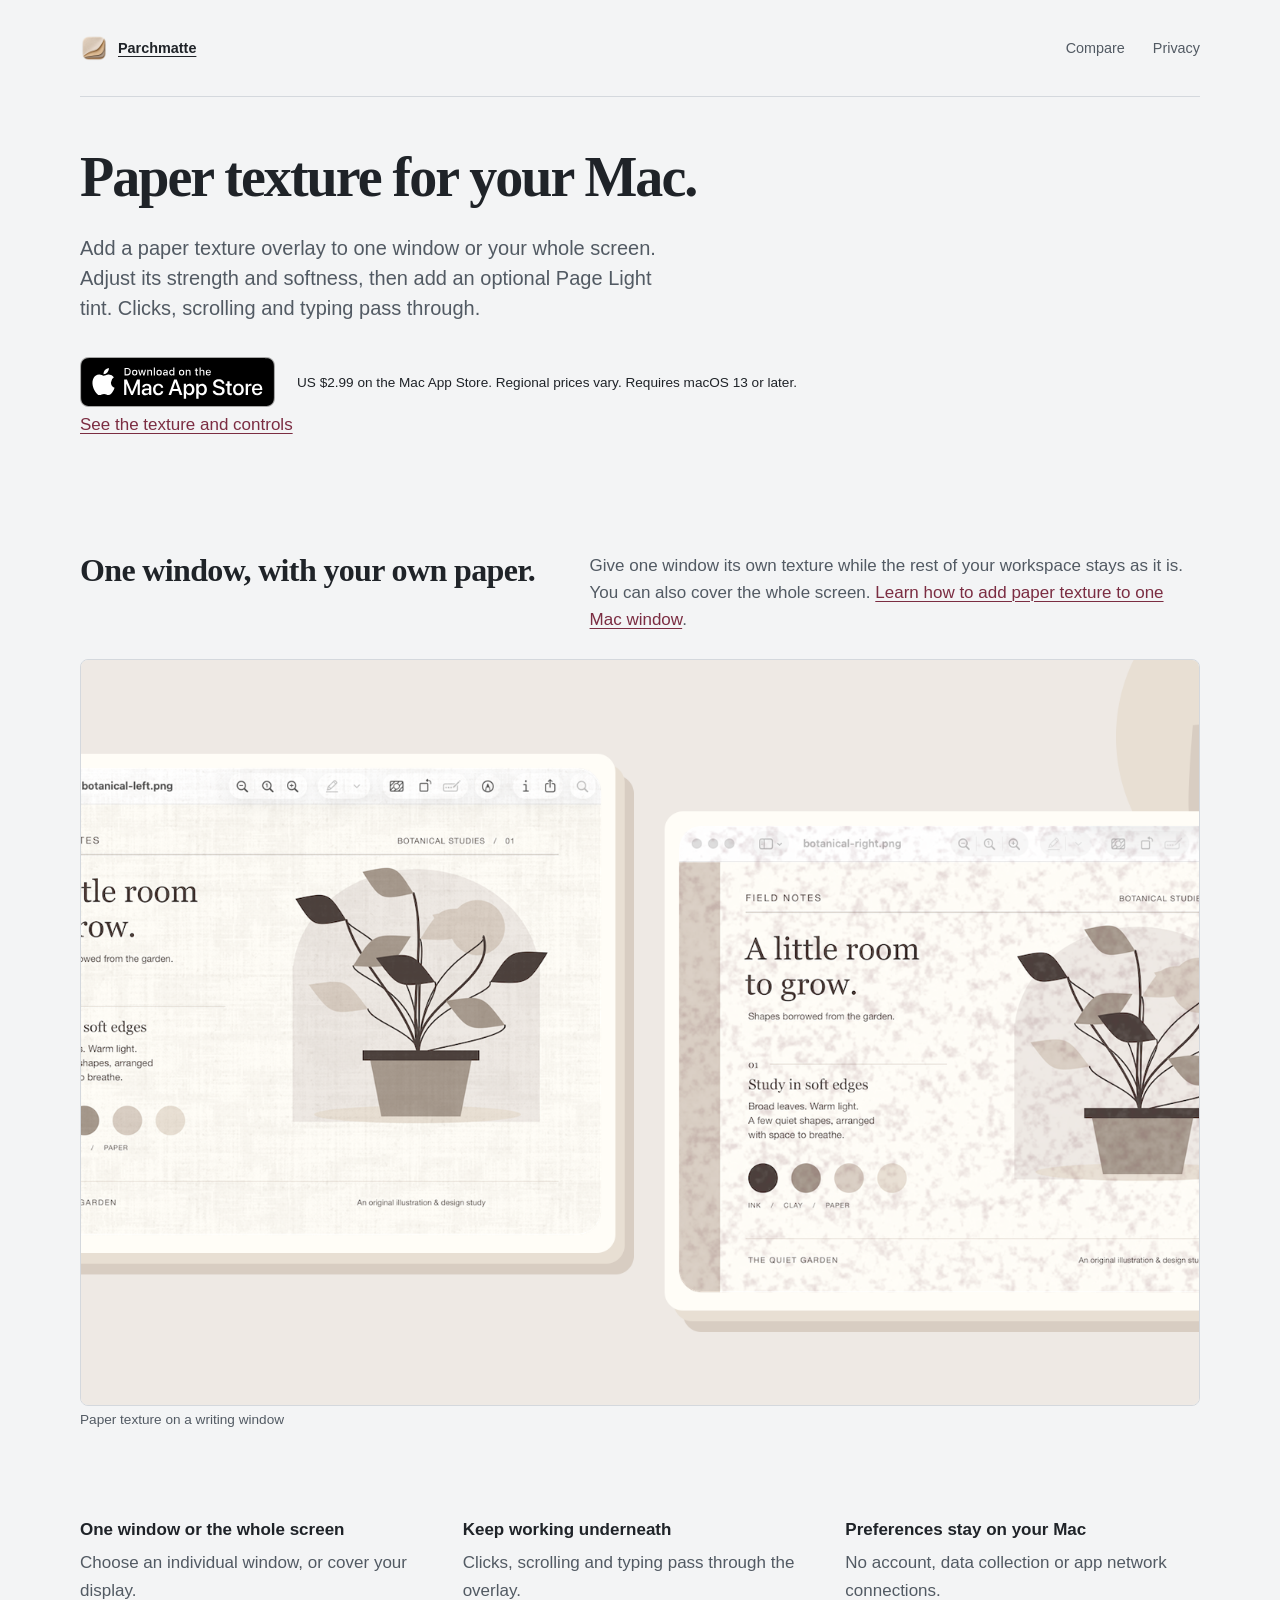
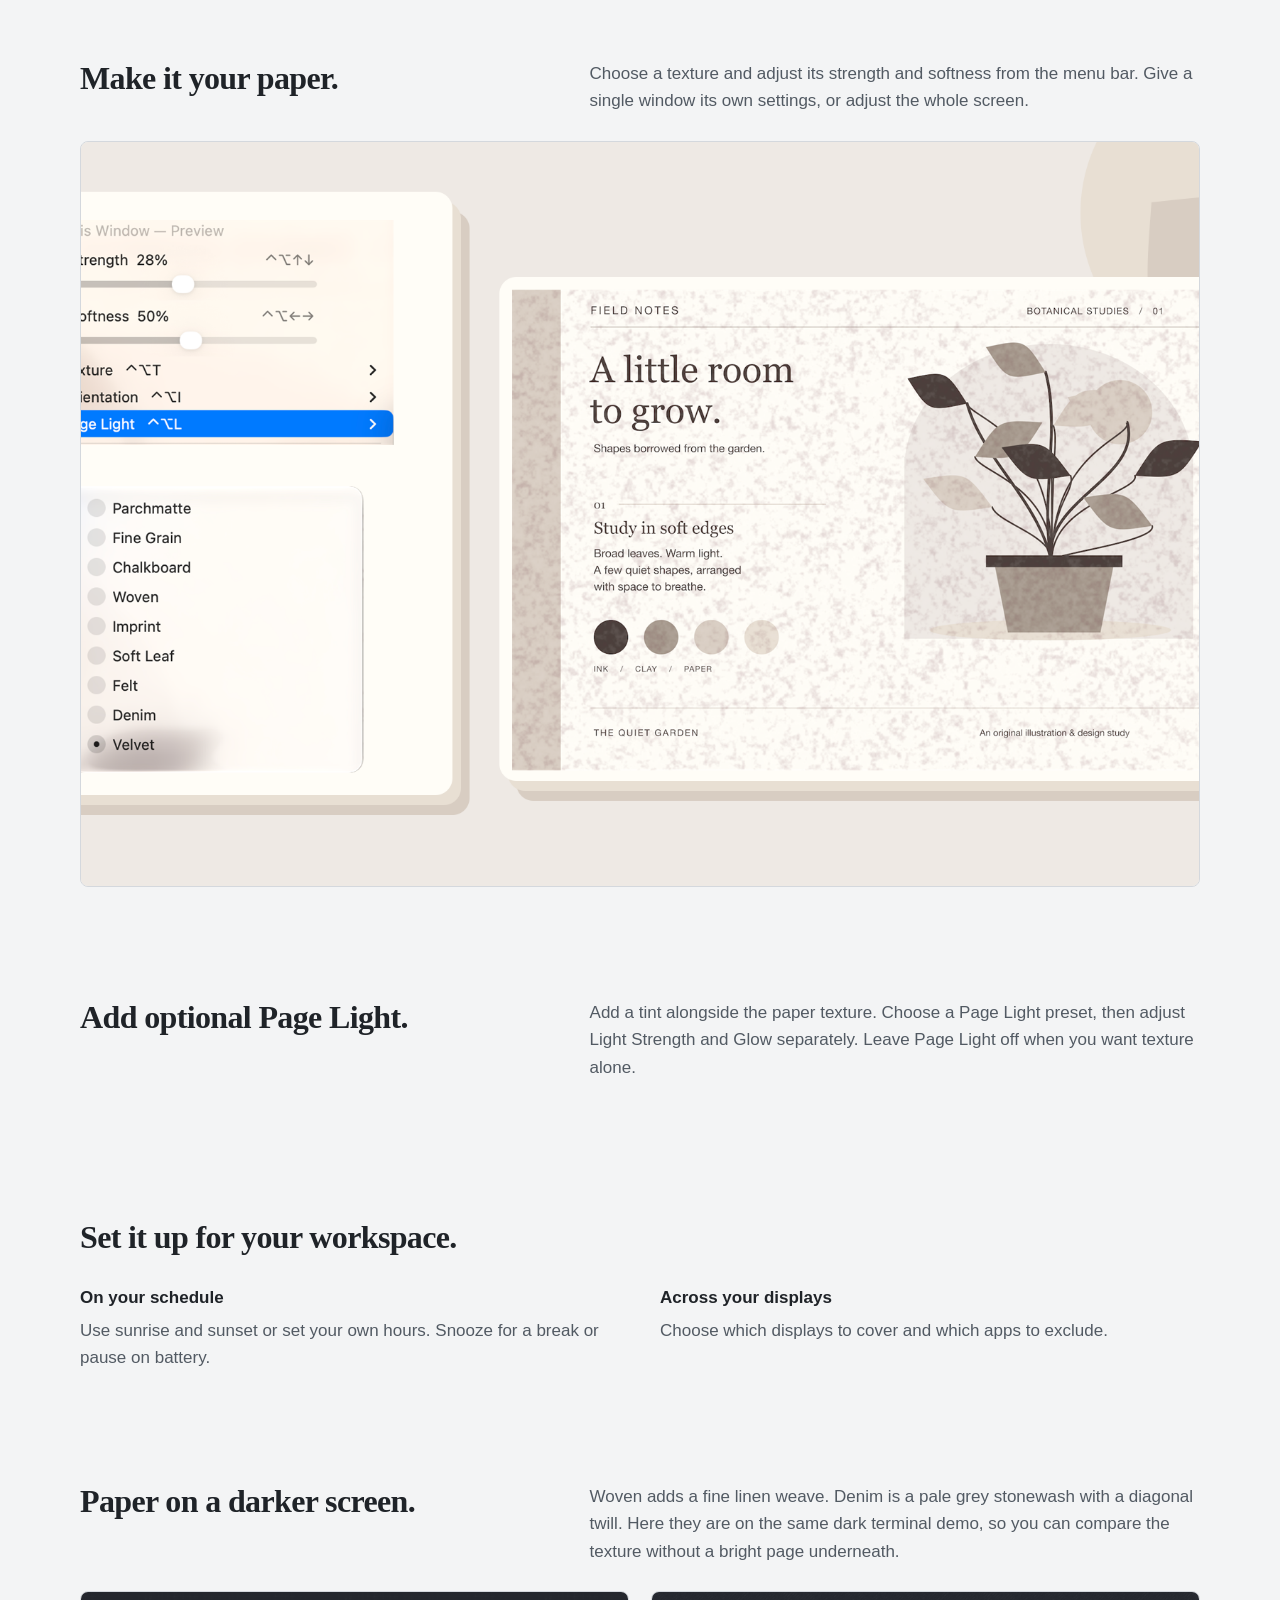
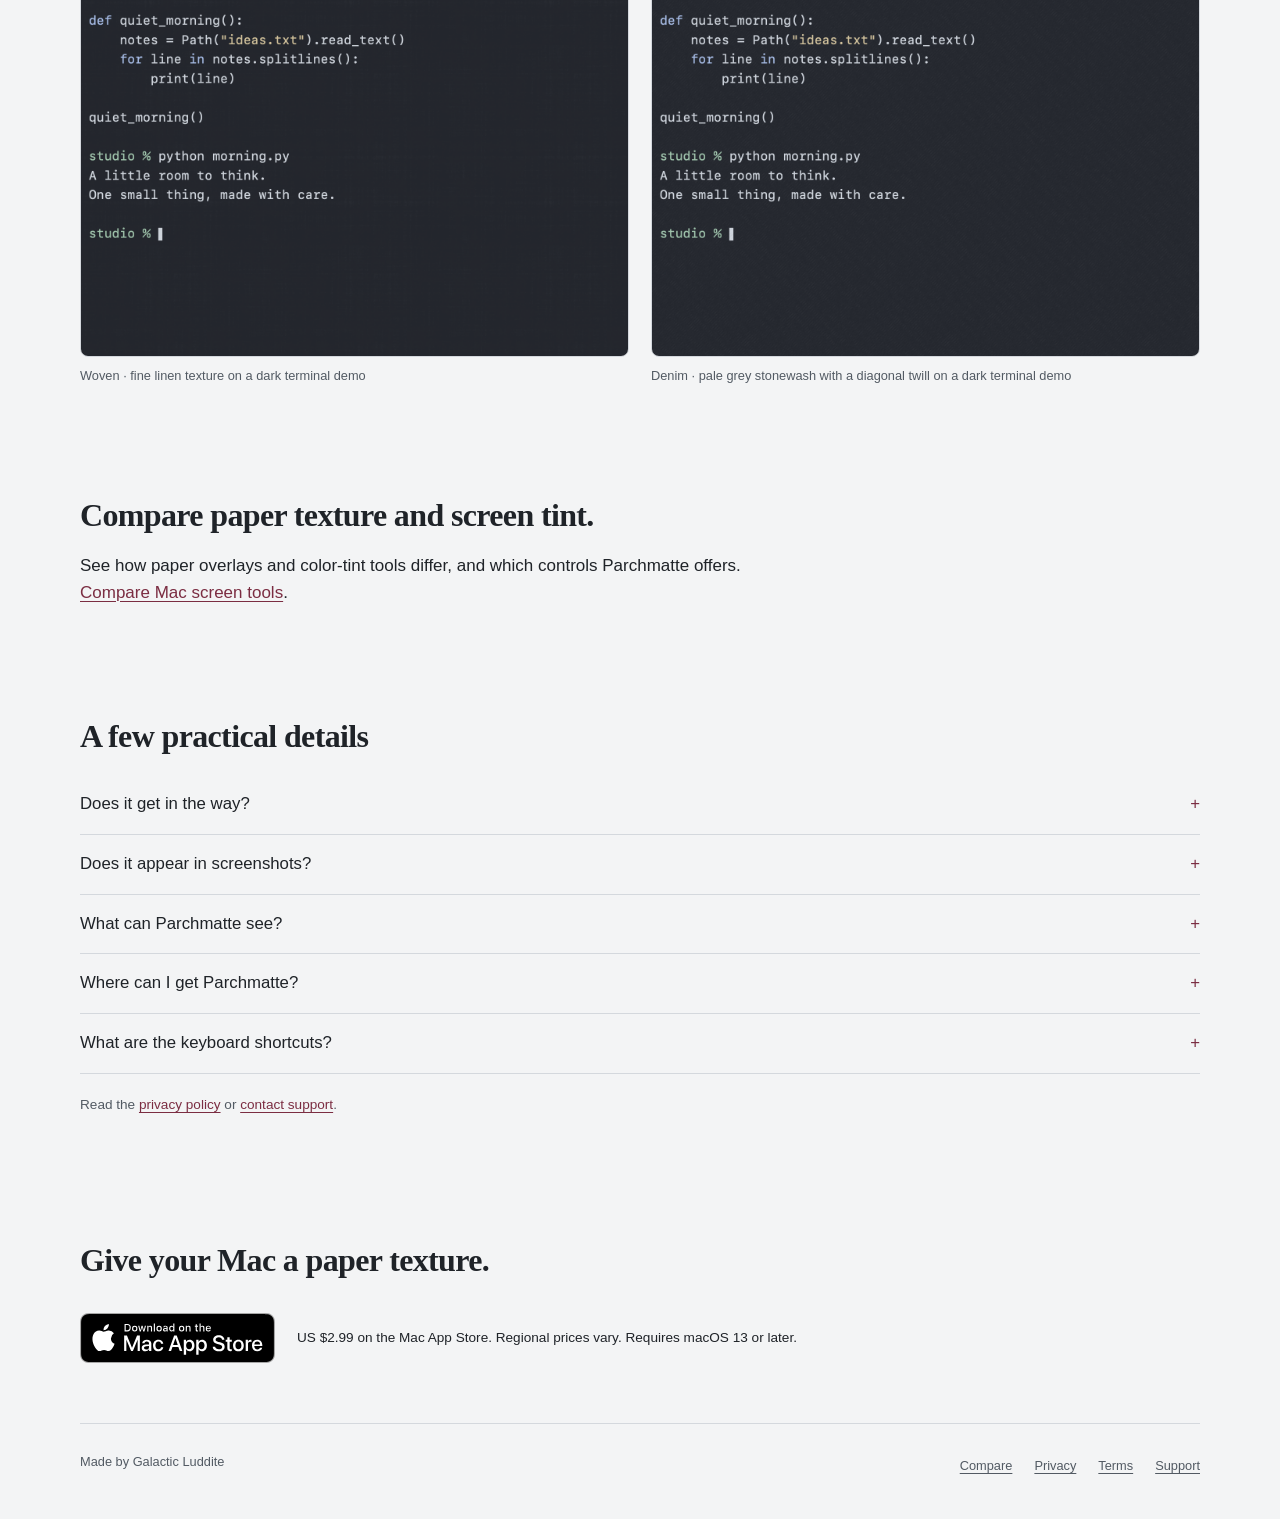
<file: index.html>
<!doctype html>
<html lang="en">
<head>
  <meta charset="utf-8">
  <meta name="viewport" content="width=device-width, initial-scale=1">
  <title>Parchmatte: Paper Texture Overlay for Mac</title>
  <meta name="description" content="Add paper texture to one window or your whole Mac screen. Adjust the grain and optional Page Light tint. On the Mac App Store. Requires macOS 13+.">
  <meta name="apple-itunes-app" content="app-id=6815385110">
  <link rel="canonical" href="https://parchmatte.com/">
  <link rel="icon" href="/favicon.png" sizes="32x32" type="image/png">
  <link rel="icon" href="/icon.png" sizes="1024x1024" type="image/png">
  <link rel="apple-touch-icon" href="/icon.png" sizes="1024x1024">
  <link rel="stylesheet" href="/style.css">
  <meta property="og:type" content="website">
  <meta property="og:url" content="https://parchmatte.com/">
  <meta property="og:site_name" content="Parchmatte">
  <meta property="og:title" content="Parchmatte: Paper Texture Overlay for Mac">
  <meta property="og:description" content="Add paper texture to one window or your whole Mac screen. Adjust the grain and optional Page Light tint. On the Mac App Store. Requires macOS 13+.">
  <meta property="og:image" content="https://parchmatte.com/images/og.jpg">
  <meta name="twitter:card" content="summary_large_image">
  <meta name="twitter:title" content="Parchmatte: Paper Texture Overlay for Mac">
  <meta name="twitter:description" content="Add paper texture to one window or your whole Mac screen. Adjust the grain and optional Page Light tint. On the Mac App Store. Requires macOS 13+.">
  <meta name="twitter:image" content="https://parchmatte.com/images/og.jpg">
  <script type="application/ld+json">
{
  "@context": "https://schema.org",
  "@type": "SoftwareApplication",
  "name": "Parchmatte",
  "url": "https://parchmatte.com/",
  "description": "Paper texture for your Mac, over one window or the whole screen.",
  "applicationCategory": "UtilitiesApplication",
  "operatingSystem": "macOS 13 or later",
  "softwareVersion": "1.1",
  "image": "https://parchmatte.com/icon.png",
  "screenshot": "https://parchmatte.com/images/shots/01-overview.png",
  "author": {
    "@type": "Organization",
    "name": "Galactic Luddite"
  },
  "offers": [
    {
      "@type": "Offer",
      "name": "Mac App Store",
      "price": "2.99",
      "priceCurrency": "USD",
      "availability": "https://schema.org/InStock",
      "url": "https://apps.apple.com/us/app/parchmatte/id6815385110?mt=12"
    }
  ]
}
  </script>
  <script type="application/ld+json">
{
  "@context": "https://schema.org",
  "@type": "WebSite",
  "name": "Parchmatte",
  "url": "https://parchmatte.com/"
}
  </script>
</head>
<body>
  <a class="skip-link" href="#main">Skip to content</a>
  <header class="site-header wrap">
    <nav class="site-nav" aria-label="Site"><a href="/" aria-current="page"><img src="/icon.png" alt="" width="28" height="28">Parchmatte</a><a href="/compare/">Compare</a><a href="/privacy/">Privacy</a></nav>
  </header>
  <main id="main" class="wrap">
    <div class="intro">
      <h1>Paper texture for your Mac.</h1>
      <p class="lede">Add a paper texture overlay to one window or your whole screen. Adjust its strength and softness, then add an optional Page Light tint. Clicks, scrolling and typing pass through.</p>
      <div class="download">
        <a class="store-badge" href="https://apps.apple.com/us/app/parchmatte/id6815385110?mt=12"><picture><source srcset="/images/badges/mac-app-store-white.svg" media="(prefers-color-scheme: dark)"><img src="/images/badges/mac-app-store-black.svg" alt="Download on the Mac App Store" width="195" height="50"></picture></a>

        <p>US $2.99 on the Mac App Store. Regional prices vary. Requires macOS 13 or later.</p>
      </div>
      <p class="demo-link"><a href="#paper-in-use">See the texture and controls</a></p>
    </div>
    <section id="paper-in-use" aria-labelledby="paper-title">
      <div class="section-intro"><h2 id="paper-title">One window, with your own paper.</h2><p>Give one window its own texture while the rest of your workspace stays as it is. You can also cover the whole screen. <a href="/guides/paper-texture-on-mac/">Learn how to add paper texture to one Mac window</a>.</p></div>
    <figure class="hero-shot">
      <a href="/images/shots/01-overview.png"><img class="shot" src="/images/shots/01-overview.png" sizes="(max-width: 960px) calc(100vw - 40px), 920px" width="2880" height="1800" fetchpriority="high" alt="A TextEdit window of sample prose under Parchmatte’s Denim texture, a pale grey stonewash with a diagonal twill, over a cream desktop"></a>
      <figcaption>Paper texture on a writing window</figcaption>
    </figure>
    </section>

    <dl class="feature-notes proof-points">
      <div><dt>One window or the whole screen</dt><dd>Choose an individual window, or cover your display.</dd></div>
      <div><dt>Keep working underneath</dt><dd>Clicks, scrolling and typing pass through the overlay.</dd></div>
      <div><dt>Preferences stay on your Mac</dt><dd>No account, data collection or app network connections.</dd></div>
    </dl>

    <section class="product-section" aria-labelledby="texture-title">
      <div class="section-intro">
        <h2 id="texture-title">Make it your paper.</h2>
        <p>Choose a texture and adjust its strength and softness from the menu bar. Give a single window its own settings, or adjust the whole screen.</p>
      </div>
      <figure><img class="shot" src="/images/shots/02-menu.png" sizes="(max-width: 960px) calc(100vw - 40px), 920px" width="2880" height="1800" loading="lazy" alt="Parchmatte’s menu open over a writing page, with the Page Light submenu showing Off and six tints, three Glow levels, and the Light Strength slider"></figure>
    </section>

    <section class="product-section" aria-labelledby="light-title">
      <div class="section-intro"><h2 id="light-title">Add optional Page Light.</h2><p>Add a tint alongside the paper texture. Choose a Page Light preset, then adjust Light Strength and Glow separately. Leave Page Light off when you want texture alone.</p></div>
    </section>
    <section class="product-section" aria-labelledby="workspace-title">
      <h2 id="workspace-title">Set it up for your workspace.</h2>
      <dl class="feature-notes">
        <div><dt>On your schedule</dt><dd>Use sunrise and sunset or set your own hours. Snooze for a break or pause on battery.</dd></div>
        <div><dt>Across your displays</dt><dd>Choose which displays to cover and which apps to exclude.</dd></div>
      </dl>
    </section>

    <section class="product-section" aria-labelledby="dark-screen-title">
      <div class="section-intro">
        <h2 id="dark-screen-title">Paper on a darker screen.</h2>
        <p>Woven adds a fine linen weave. Denim is a pale grey stonewash with a diagonal twill. Here they are on the same dark terminal demo, so you can compare the texture without a bright page underneath.</p>
      </div>
      <div class="shot-grid">
        <figure>
          <a href="/images/shots/07-woven-terminal.png"><img class="shot" src="/images/shots/07-woven-terminal.png" width="700" height="650" loading="lazy" alt="Dark terminal demo with Parchmatte’s Woven linen texture applied; open full-size image"></a>
          <figcaption>Woven · fine linen texture on a dark terminal demo</figcaption>
        </figure>
        <figure>
          <a href="/images/shots/08-denim-terminal.png"><img class="shot" src="/images/shots/08-denim-terminal.png" width="700" height="650" loading="lazy" alt="Dark terminal demo with Parchmatte’s Denim texture applied; open full-size image"></a>
          <figcaption>Denim · pale grey stonewash with a diagonal twill on a dark terminal demo</figcaption>
        </figure>
      </div>
    </section>

    <section class="comparison-link">
      <h2>Compare paper texture and screen tint.</h2>
      <p>See how paper overlays and color-tint tools differ, and which controls Parchmatte offers. <a href="/compare/">Compare Mac screen tools</a>.</p>
    </section>

    <section aria-labelledby="questions-title">
      <h2 id="questions-title">A few practical details</h2>
      <div class="faq">
        <details><summary>Does it get in the way?</summary><p>Clicks, scrolling and typing pass through the overlay. You can exclude apps, snooze Parchmatte, or pause it on battery.</p></details>
        <details><summary>Does it appear in screenshots?</summary><p>By default, Parchmatte asks macOS to leave the overlay out of screenshots. Some capture tools may still include it.</p></details>
        <details><summary>What can Parchmatte see?</summary><p>Parchmatte reads window positions and sizes to place its overlays. It does not read window contents, window titles or your typing, collect personal data, or make network connections.</p></details>
        <details><summary>Where can I get Parchmatte?</summary><p>Parchmatte is available on the <a href="https://apps.apple.com/us/app/parchmatte/id6815385110?mt=12">Mac App Store</a>. The US price is $2.99; regional prices vary. Requires macOS 13 or later.</p></details>
        <details>
          <summary>What are the keyboard shortcuts?</summary>
          <table>
        <tr><th scope="col">Keys</th><th scope="col">Action</th></tr>
        <tr><td><kbd>⌃⌥O</kbd></td><td>Paper the whole screen</td></tr>
        <tr><td><kbd>⌃⌥P</kbd></td><td>Paper the front window (again to remove)</td></tr>
        <tr><td><kbd>⌃⌥↑</kbd> / <kbd>⌃⌥↓</kbd></td><td>Stronger or lighter</td></tr>
        <tr><td><kbd>⌃⌥←</kbd> / <kbd>⌃⌥→</kbd></td><td>Less or more softness</td></tr>
        <tr><td><kbd>⌃⌥T</kbd></td><td>Next texture</td></tr>
        <tr><td><kbd>⌃⌥I</kbd></td><td>Flip the grain’s direction</td></tr>
        <tr><td><kbd>⌃⌥⇧↑</kbd> / <kbd>⌃⌥⇧↓</kbd></td><td>Stronger or softer Page Light</td></tr>
        <tr><td><kbd>⌃⌥L</kbd></td><td>Next Page Light tint</td></tr>
        <tr><td><kbd>⌃⌥G</kbd></td><td>Next glow level</td></tr>
        <tr><td><kbd>⌃⌥S</kbd></td><td>Snooze for 15 minutes, or resume</td></tr>
      </table>
          <p>When the front window has its own paper, the arrow, texture, Page Light, glow and light strength keys adjust that window. Otherwise, they adjust the whole screen and new windows.</p>
        </details>
      </div>
      <p class="small muted">Read the <a href="/privacy/">privacy policy</a> or <a href="mailto:support@parchmatte.com">contact support</a>.</p>
    </section>
    <section class="closing"><h2>Give your Mac a paper texture.</h2><div class="download"><a class="store-badge" href="https://apps.apple.com/us/app/parchmatte/id6815385110?mt=12"><picture><source srcset="/images/badges/mac-app-store-white.svg" media="(prefers-color-scheme: dark)"><img src="/images/badges/mac-app-store-black.svg" alt="Download on the Mac App Store" width="195" height="50"></picture></a><p>US $2.99 on the Mac App Store. Regional prices vary. Requires macOS 13 or later.</p></div></section>
  </main>
  <footer class="site-footer wrap">
    <span>Made by Galactic Luddite</span>
    <nav aria-label="Footer"><a href="/compare/">Compare</a><a href="/privacy/">Privacy</a><a href="/terms/">Terms</a><a href="mailto:support@parchmatte.com">Support</a></nav>
  </footer>
</body>
</html>
</file>
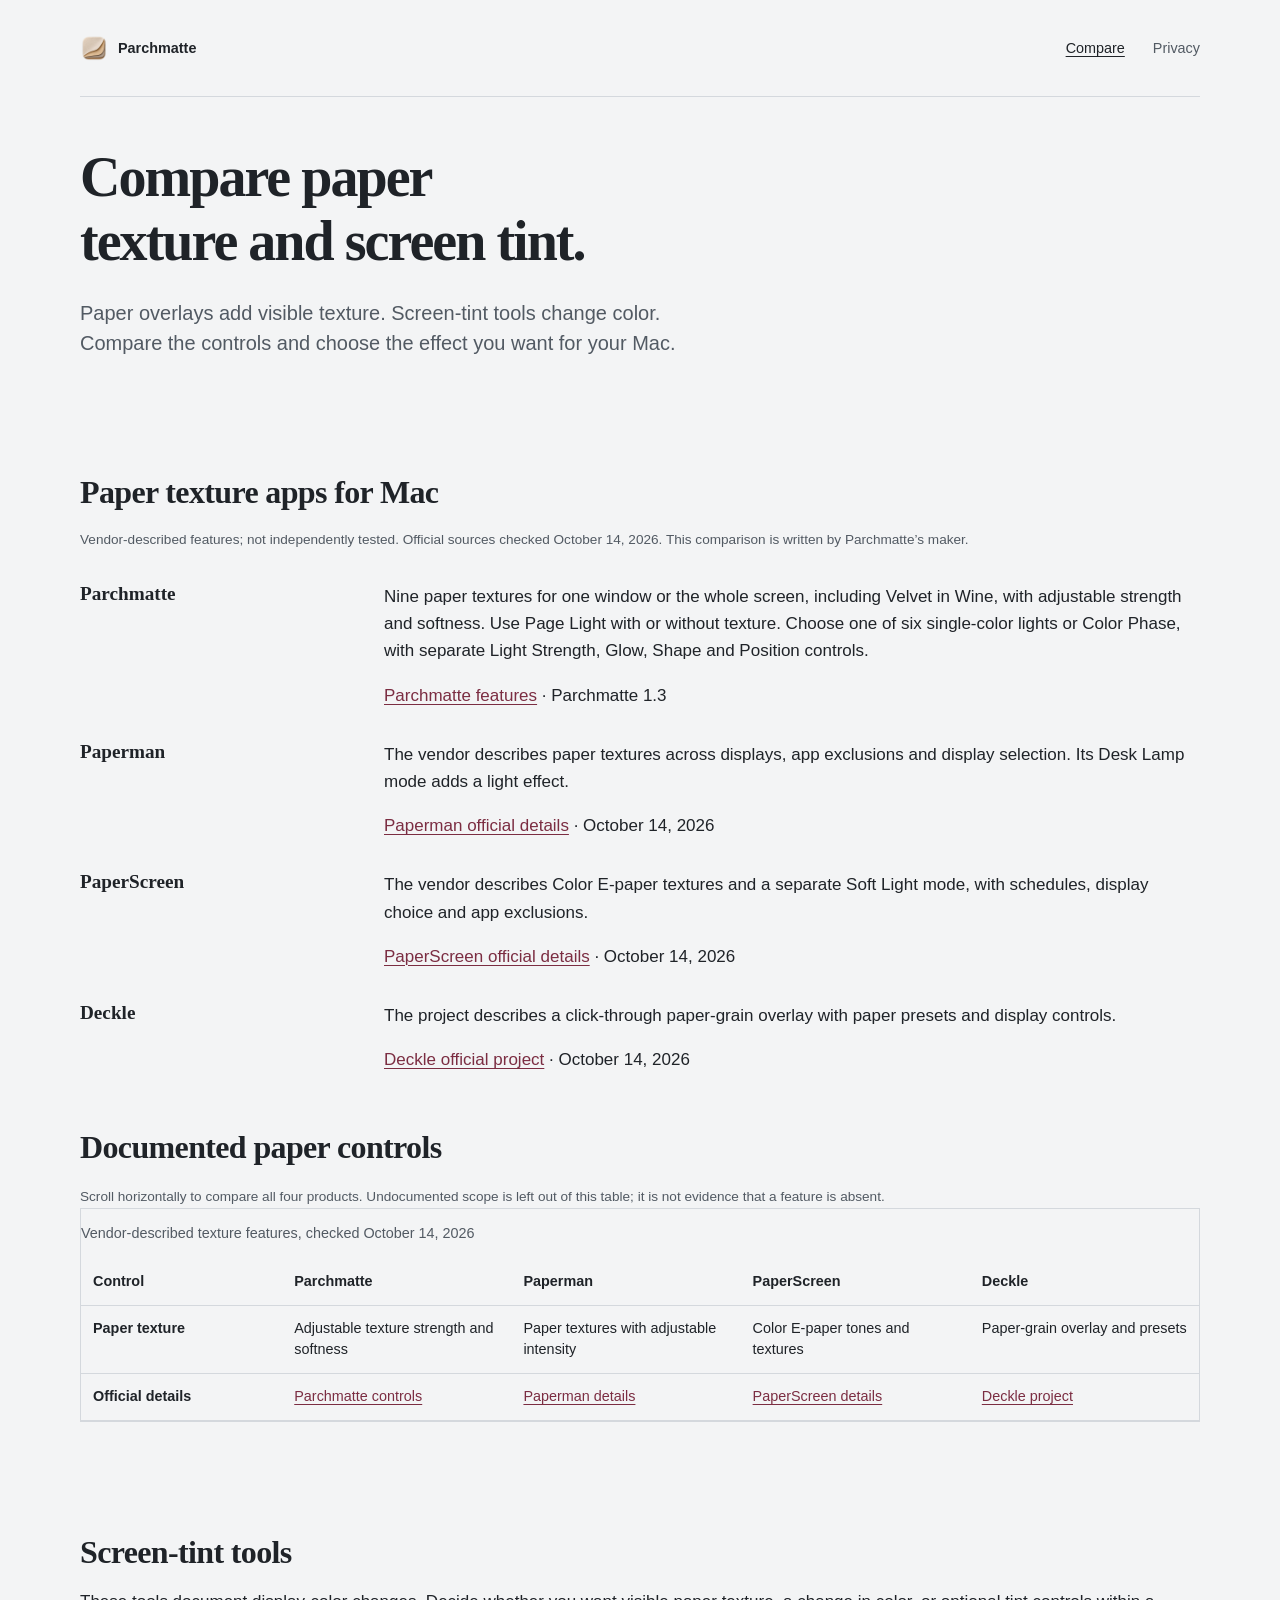
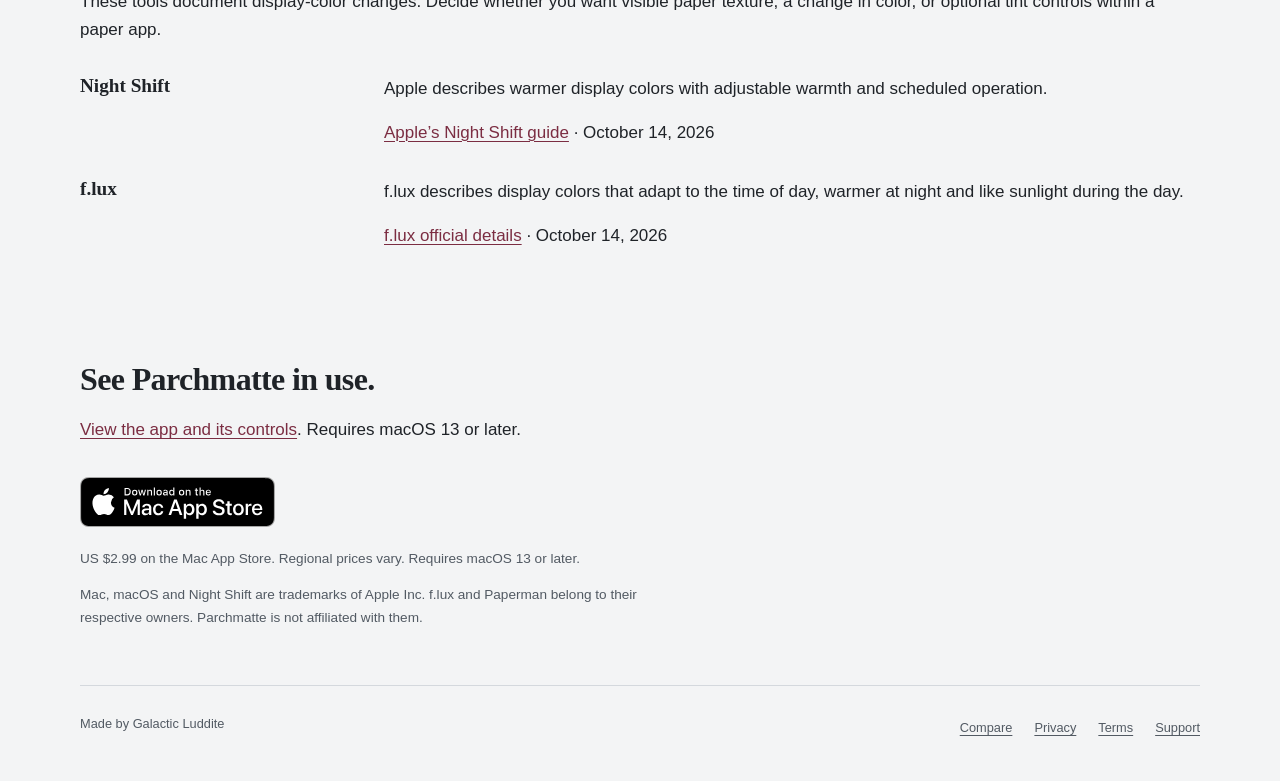
<file: compare/index.html>
<!doctype html>
<html lang="en">
<head>
  <meta charset="utf-8">
  <meta name="viewport" content="width=device-width, initial-scale=1">
  <title>Compare Mac Paper Screen Apps and Tints | Parchmatte</title>
  <meta name="description" content="Compare paper texture overlays and screen-tint tools for Mac. Explore Parchmatte's window controls, adjustable grain and optional Page Light.">
  <link rel="canonical" href="https://parchmatte.com/compare/">
  <link rel="icon" href="/favicon.png" sizes="32x32" type="image/png">
  <link rel="icon" href="/icon.png" sizes="1024x1024" type="image/png">
  <link rel="apple-touch-icon" href="/icon.png" sizes="1024x1024">
  <link rel="stylesheet" href="/style.css">
  <meta property="og:type" content="article">
  <meta property="og:url" content="https://parchmatte.com/compare/">
  <meta property="og:site_name" content="Parchmatte">
  <meta property="og:title" content="Compare Mac Paper Screen Apps and Tints | Parchmatte">
  <meta property="og:description" content="Compare paper texture overlays and screen-tint tools for Mac. Explore Parchmatte's window controls, adjustable grain and optional Page Light.">
  <meta property="og:image" content="https://parchmatte.com/images/og.jpg">
  <meta name="twitter:card" content="summary_large_image">
  <meta name="twitter:title" content="Compare Mac Paper Screen Apps and Tints | Parchmatte">
  <meta name="twitter:description" content="Compare paper texture overlays and screen-tint tools for Mac. Explore Parchmatte's window controls, adjustable grain and optional Page Light.">
  <meta name="twitter:image" content="https://parchmatte.com/images/og.jpg">
  <script type="application/ld+json">
  {
    "@context": "https://schema.org",
    "@type": "BreadcrumbList",
    "itemListElement": [
      {"@type": "ListItem", "position": 1, "name": "Parchmatte", "item": "https://parchmatte.com/"},
      {"@type": "ListItem", "position": 2, "name": "Compare", "item": "https://parchmatte.com/compare/"}
    ]
  }
  </script>
</head>
<body>
  <a class="skip-link" href="#main">Skip to content</a>
  <header class="site-header wrap">
    <nav class="site-nav" aria-label="Site"><a href="/"><img src="/icon.png" alt="" width="28" height="28">Parchmatte</a><a href="/compare/" aria-current="page">Compare</a><a href="/privacy/">Privacy</a></nav>
  </header>
  <main id="main" class="wrap">
    <div class="intro intro-compare"><h1>Compare paper texture and screen tint.</h1><p class="lede">Paper overlays add visible texture. Screen-tint tools change color. Compare the controls and choose the effect you want for your Mac.</p></div>
    <section class="alternatives" aria-labelledby="paper-apps-title"><h2 id="paper-apps-title">Paper texture apps for Mac</h2><p class="small muted">Vendor-described features; not independently tested. Official sources checked October 14, 2026. This comparison is written by Parchmatte’s maker.</p>
      <div class="alternative"><h3>Parchmatte</h3><div><p>Nine paper textures for one window or the whole screen, including Velvet in Wine, with adjustable strength and softness. Use Page Light with or without texture. Choose one of six single-color lights or Color Phase, with separate Light Strength, Glow, Shape and Position controls.</p><p><a href="/">Parchmatte features</a> · Parchmatte 1.3</p></div></div>
      <div class="alternative"><h3>Paperman</h3><div><p>The vendor describes paper textures across displays, app exclusions and display selection. Its Desk Lamp mode adds a light effect.</p><p><a href="https://paperman.cc/">Paperman official details</a> · October 14, 2026</p></div></div>
      <div class="alternative"><h3>PaperScreen</h3><div><p>The vendor describes Color E-paper textures and a separate Soft Light mode, with schedules, display choice and app exclusions.</p><p><a href="https://paperscreen.app/">PaperScreen official details</a> · October 14, 2026</p></div></div>
      <div class="alternative"><h3>Deckle</h3><div><p>The project describes a click-through paper-grain overlay with paper presets and display controls.</p><p><a href="https://github.com/Kelvanic/deckle">Deckle official project</a> · October 14, 2026</p></div></div>
    </section>
    <section class="comparison" aria-labelledby="table-title"><h2 id="table-title">Documented paper controls</h2><p class="small muted">Scroll horizontally to compare all four products. Undocumented scope is left out of this table; it is not evidence that a feature is absent.</p><div class="table-wrap" tabindex="0" role="region" aria-label="Paper app comparison; scroll horizontally"><table class="compare"><caption>Vendor-described texture features, checked October 14, 2026</caption><thead><tr><th scope="col">Control</th><th scope="col">Parchmatte</th><th scope="col">Paperman</th><th scope="col">PaperScreen</th><th scope="col">Deckle</th></tr></thead><tbody>
    <tr><th scope="row">Paper texture</th><td>Adjustable texture strength and softness</td><td>Paper textures with adjustable intensity</td><td>Color E-paper tones and textures</td><td>Paper-grain overlay and presets</td></tr>
    <tr><th scope="row">Official details</th><td><a href="/">Parchmatte controls</a></td><td><a href="https://paperman.cc/">Paperman details</a></td><td><a href="https://paperscreen.app/">PaperScreen details</a></td><td><a href="https://github.com/Kelvanic/deckle">Deckle project</a></td></tr>
    </tbody></table></div></section>
    <section class="alternatives" aria-labelledby="tint-tools-title"><h2 id="tint-tools-title">Screen-tint tools</h2><p>These tools document display-color changes. Decide whether you want visible paper texture, a change in color, or optional tint controls within a paper app.</p>
      <div class="alternative"><h3>Night Shift</h3><div><p>Apple describes warmer display colors with adjustable warmth and scheduled operation.</p><p><a href="https://support.apple.com/guide/mac-help/shift-to-warmer-colors-mchl97bc676d/mac">Apple’s Night Shift guide</a> · October 14, 2026</p></div></div>
      <div class="alternative"><h3>f.lux</h3><div><p>f.lux describes display colors that adapt to the time of day, warmer at night and like sunlight during the day.</p><p><a href="https://justgetflux.com/">f.lux official details</a> · October 14, 2026</p></div></div>
    </section>
    <section class="closing">
      <h2>See Parchmatte in use.</h2>
      <p><a href="/">View the app and its controls</a>. Requires macOS 13 or later.</p>
      <p class="download"><a class="store-badge" href="https://apps.apple.com/us/app/parchmatte/id6815385110?mt=12"><picture><source srcset="/images/badges/mac-app-store-white.svg" media="(prefers-color-scheme: dark)"><img src="/images/badges/mac-app-store-black.svg" alt="Download on the Mac App Store" width="195" height="50"></picture></a></p>
      <p class="small muted">US $2.99 on the Mac App Store. Regional prices vary. Requires macOS 13 or later.</p>
      <p class="small muted">Mac, macOS and Night Shift are trademarks of Apple Inc. f.lux and Paperman belong to their respective owners. Parchmatte is not affiliated with them.</p>
    </section>
  </main>
  <footer class="site-footer wrap">
    <span>Made by Galactic Luddite</span>
    <nav aria-label="Footer"><a href="/compare/">Compare</a><a href="/privacy/">Privacy</a><a href="/terms/">Terms</a><a href="mailto:support@parchmatte.com">Support</a></nav>
  </footer>
</body>
</html>
</file>
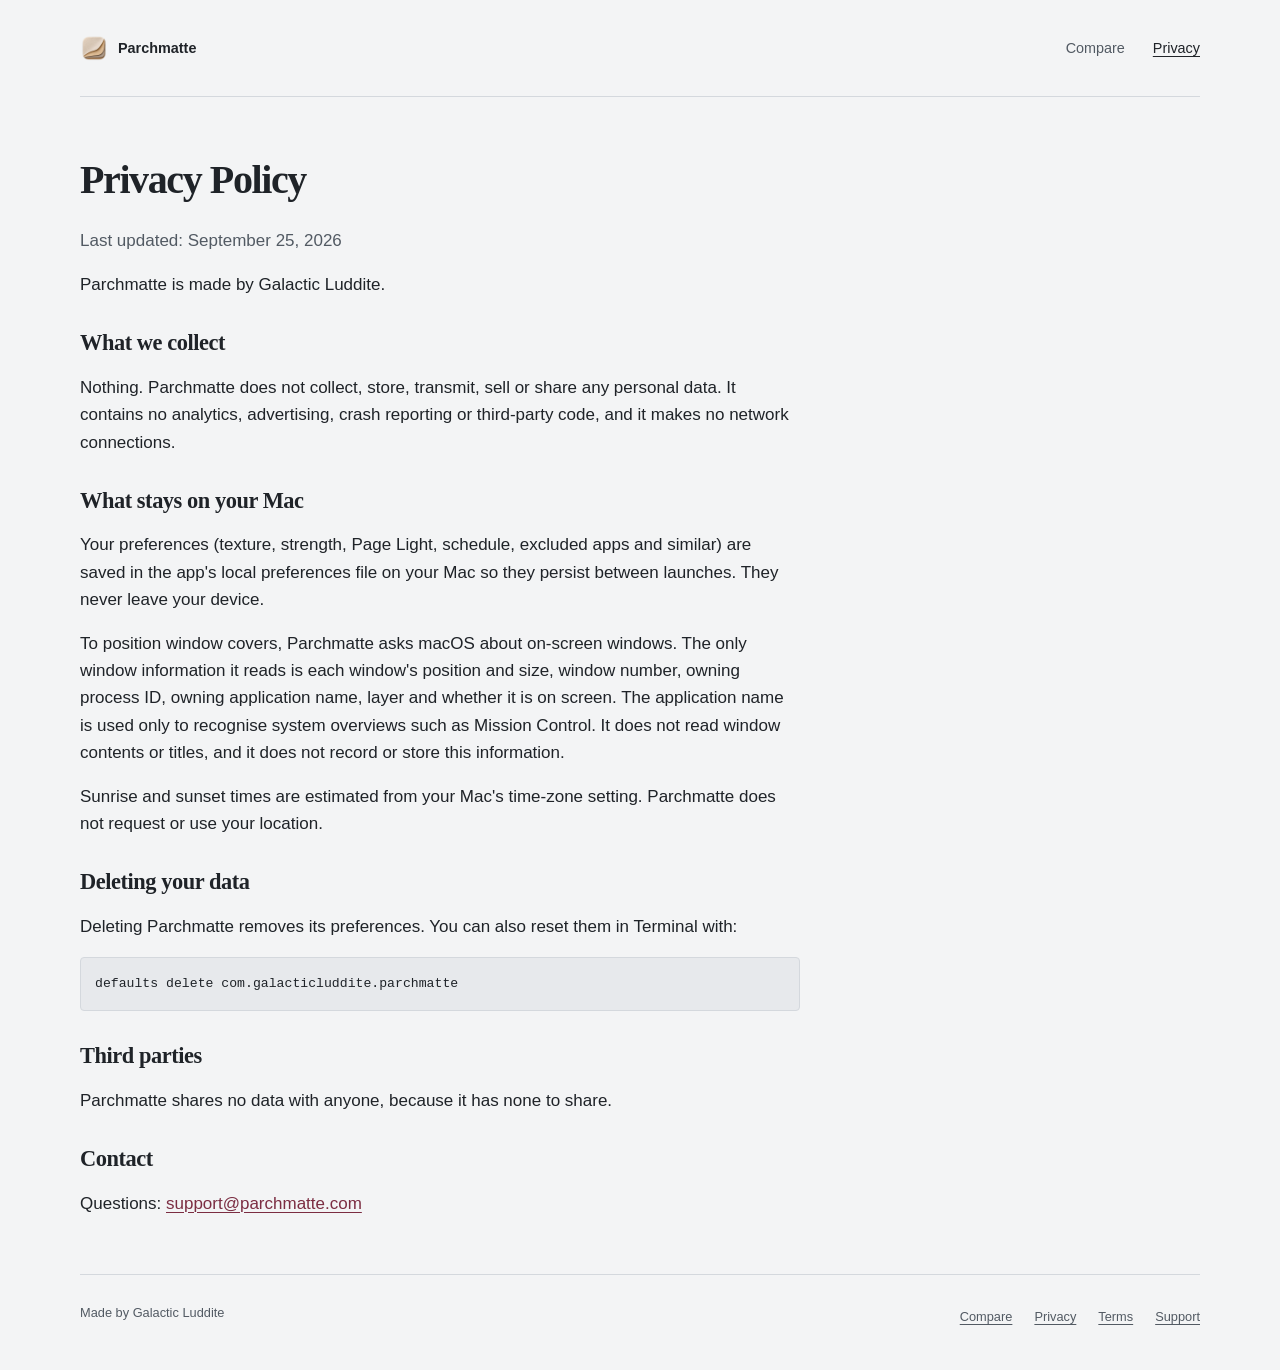
<file: privacy/index.html>
<!doctype html>
<html lang="en">
<head>
  <meta charset="utf-8">
  <meta name="viewport" content="width=device-width, initial-scale=1">
  <title>Privacy Policy · Parchmatte</title>
  <meta name="description" content="Learn how the Parchmatte Mac app handles privacy: no data collection or network connections, with preferences stored on your Mac.">
  <link rel="canonical" href="https://parchmatte.com/privacy/">
  <link rel="icon" href="/favicon.png" sizes="32x32" type="image/png">
  <link rel="icon" href="/icon.png" sizes="1024x1024" type="image/png">
  <link rel="apple-touch-icon" href="/icon.png" sizes="1024x1024">
  <link rel="stylesheet" href="/style.css">
  <meta property="og:type" content="website">
  <meta property="og:url" content="https://parchmatte.com/privacy/">
  <meta property="og:site_name" content="Parchmatte">
  <meta property="og:title" content="Parchmatte Privacy Policy">
  <meta property="og:description" content="Learn how the Parchmatte Mac app handles privacy: no data collection or network connections, with preferences stored on your Mac.">
  <meta property="og:image" content="https://parchmatte.com/images/og.jpg">
  <meta name="twitter:card" content="summary_large_image">
  <meta name="twitter:title" content="Parchmatte Privacy Policy">
  <meta name="twitter:description" content="Learn how the Parchmatte Mac app handles privacy: no data collection or network connections, with preferences stored on your Mac.">
  <meta name="twitter:image" content="https://parchmatte.com/images/og.jpg">
</head>
<body>
  <a class="skip-link" href="#main">Skip to content</a>
  <header class="site-header wrap">
    <nav class="site-nav" aria-label="Site"><a href="/"><img src="/icon.png" alt="" width="28" height="28">Parchmatte</a><a href="/compare/">Compare</a><a href="/privacy/" aria-current="page">Privacy</a></nav>
  </header>
  <main id="main" class="wrap">
    <article class="policy">
      <h1>Privacy Policy</h1>
      <p class="muted">Last updated: September 25, 2026</p>
      <p>Parchmatte is made by Galactic Luddite.</p>

      <h2>What we collect</h2>
      <p>Nothing. Parchmatte does not collect, store, transmit, sell or share any personal data. It contains no analytics, advertising, crash reporting or third-party code, and it makes no network connections.</p>

      <h2>What stays on your Mac</h2>
      <p>Your preferences (texture, strength, Page Light, schedule, excluded apps and similar) are saved in the app's local preferences file on your Mac so they persist between launches. They never leave your device.</p>
      <p>To position window covers, Parchmatte asks macOS about on-screen windows. The only window information it reads is each window's position and size, window number, owning process ID, owning application name, layer and whether it is on screen. The application name is used only to recognise system overviews such as Mission Control. It does not read window contents or titles, and it does not record or store this information.</p>
      <p>Sunrise and sunset times are estimated from your Mac's time-zone setting. Parchmatte does not request or use your location.</p>

      <h2>Deleting your data</h2>
      <p>Deleting Parchmatte removes its preferences. You can also reset them in Terminal with:</p>
      <pre><code>defaults delete com.galacticluddite.parchmatte</code></pre>

      <h2>Third parties</h2>
      <p>Parchmatte shares no data with anyone, because it has none to share.</p>

      <h2>Contact</h2>
      <p>Questions: <a href="mailto:support@parchmatte.com">support@parchmatte.com</a></p>
    </article>
  </main>
  <footer class="site-footer wrap">
    <span>Made by Galactic Luddite</span>
    <nav aria-label="Footer"><a href="/compare/">Compare</a><a href="/privacy/">Privacy</a><a href="/terms/">Terms</a><a href="mailto:support@parchmatte.com">Support</a></nav>
  </footer>
</body>
</html>
</file>
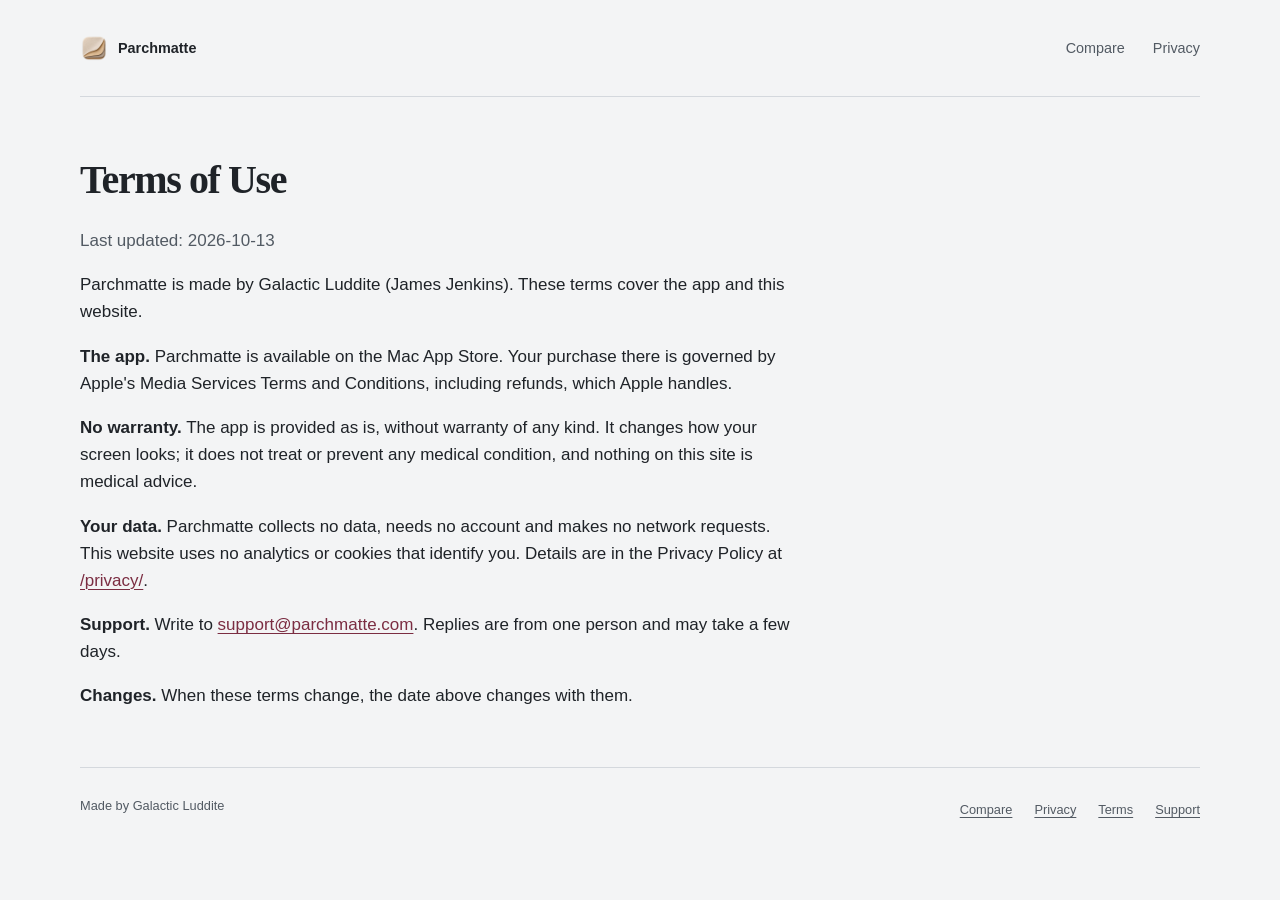
<file: terms/index.html>
<!doctype html>
<html lang="en">
<head>
  <meta charset="utf-8">
  <meta name="viewport" content="width=device-width, initial-scale=1">
  <title>Terms of Use · Parchmatte</title>
  <meta name="description" content="Terms of use for the Parchmatte app and website.">
  <link rel="canonical" href="https://parchmatte.com/terms/">
  <link rel="icon" href="/favicon.png" sizes="32x32" type="image/png">
  <link rel="icon" href="/icon.png" sizes="1024x1024" type="image/png">
  <link rel="apple-touch-icon" href="/icon.png" sizes="1024x1024">
  <link rel="stylesheet" href="/style.css">
  <meta property="og:type" content="website">
  <meta property="og:url" content="https://parchmatte.com/terms/">
  <meta property="og:site_name" content="Parchmatte">
  <meta property="og:title" content="Terms of Use">
  <meta property="og:description" content="Terms of use for the Parchmatte app and website.">
  <meta property="og:image" content="https://parchmatte.com/images/og.jpg">
  <meta name="twitter:card" content="summary_large_image">
  <meta name="twitter:title" content="Terms of Use">
  <meta name="twitter:description" content="Terms of use for the Parchmatte app and website.">
  <meta name="twitter:image" content="https://parchmatte.com/images/og.jpg">
</head>
<body>
  <a class="skip-link" href="#main">Skip to content</a>
  <header class="site-header wrap">
    <nav class="site-nav" aria-label="Site"><a href="/"><img src="/icon.png" alt="" width="28" height="28">Parchmatte</a><a href="/compare/">Compare</a><a href="/privacy/">Privacy</a></nav>
  </header>
  <main id="main" class="wrap">
    <article class="policy">
      <h1>Terms of Use</h1>
      <p class="muted">Last updated: 2026-10-13</p>
      <p>Parchmatte is made by Galactic Luddite (James Jenkins). These terms cover the app and this website.</p>
      <p><strong>The app.</strong> Parchmatte is available on the Mac App Store. Your purchase there is governed by Apple's Media Services Terms and Conditions, including refunds, which Apple handles.</p>
      <p><strong>No warranty.</strong> The app is provided as is, without warranty of any kind. It changes how your screen looks; it does not treat or prevent any medical condition, and nothing on this site is medical advice.</p>
      <p><strong>Your data.</strong> Parchmatte collects no data, needs no account and makes no network requests. This website uses no analytics or cookies that identify you. Details are in the Privacy Policy at <a href="/privacy/">/privacy/</a>.</p>
      <p><strong>Support.</strong> Write to <a href="mailto:support@parchmatte.com">support@parchmatte.com</a>. Replies are from one person and may take a few days.</p>
      <p><strong>Changes.</strong> When these terms change, the date above changes with them.</p>
    </article>
  </main>
  <footer class="site-footer wrap">
    <span>Made by Galactic Luddite</span>
    <nav aria-label="Footer"><a href="/compare/">Compare</a><a href="/privacy/">Privacy</a><a href="/terms/">Terms</a><a href="mailto:support@parchmatte.com">Support</a></nav>
  </footer>
</body>
</html>
</file>
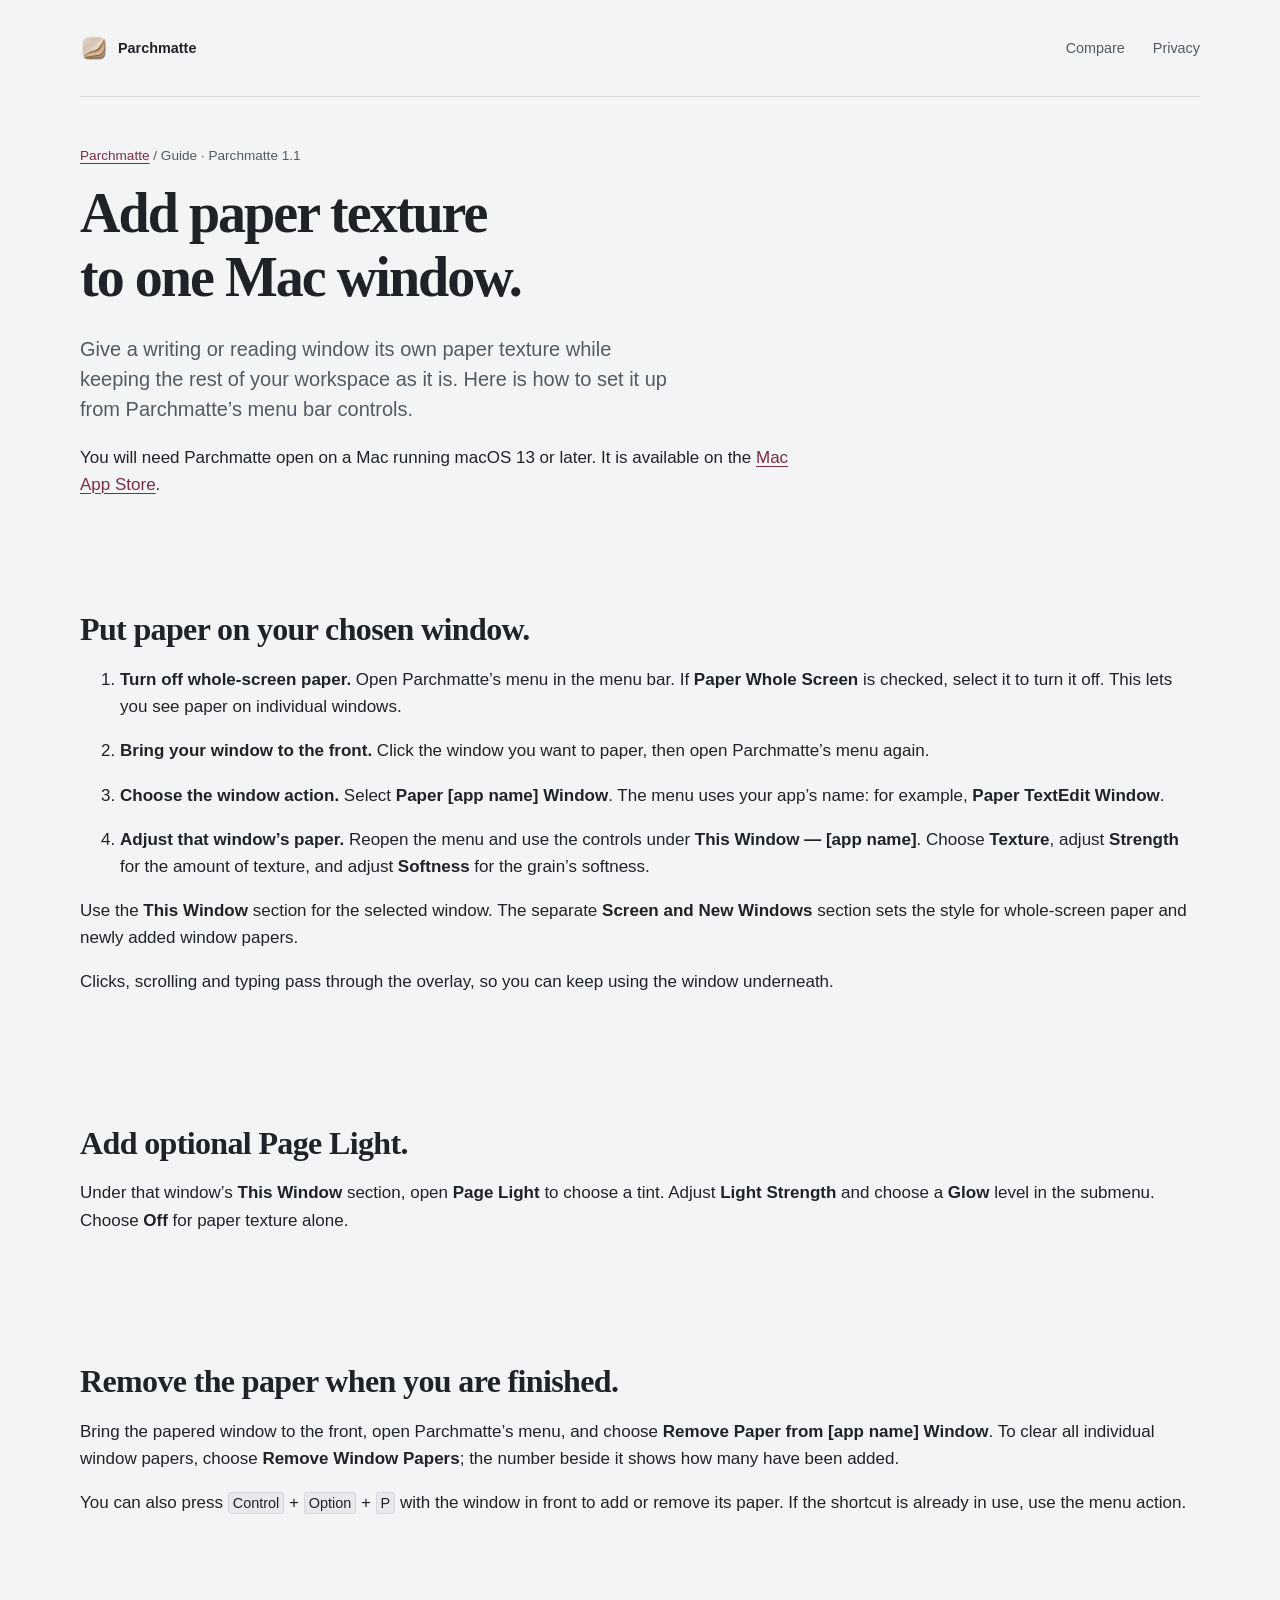
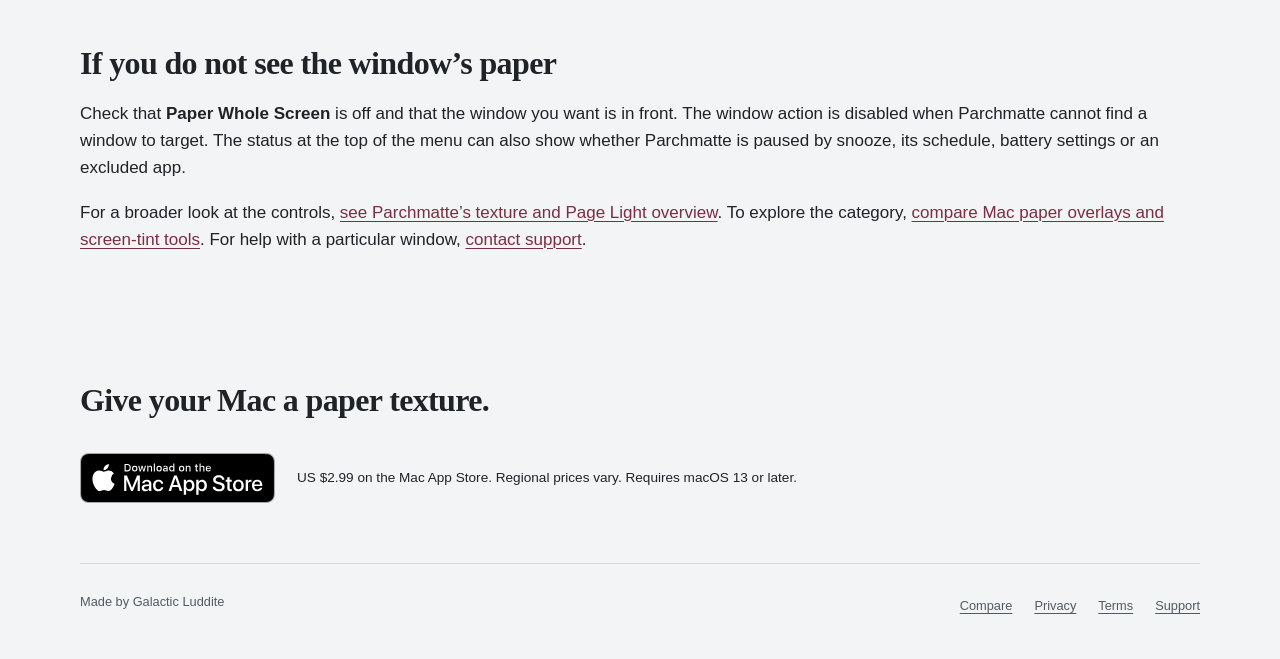
<file: guides/paper-texture-on-mac/index.html>
<!doctype html>
<html lang="en">
<head>
  <meta charset="utf-8">
  <meta name="viewport" content="width=device-width, initial-scale=1">
  <title>How to Add Paper Texture to One Mac Window | Parchmatte</title>
  <meta name="description" content="Use Parchmatte to add paper texture to one Mac window. Choose the front window, adjust its texture and optional Page Light, and remove the overlay when finished.">
  <meta name="apple-itunes-app" content="app-id=6815385110">
  <link rel="canonical" href="https://parchmatte.com/guides/paper-texture-on-mac/">
  <link rel="icon" href="/favicon.png" sizes="32x32" type="image/png">
  <link rel="icon" href="/icon.png" sizes="1024x1024" type="image/png">
  <link rel="apple-touch-icon" href="/icon.png" sizes="1024x1024">
  <link rel="stylesheet" href="/style.css">
  <meta property="og:type" content="website">
  <meta property="og:url" content="https://parchmatte.com/guides/paper-texture-on-mac/">
  <meta property="og:site_name" content="Parchmatte">
  <meta property="og:title" content="How to Add Paper Texture to One Mac Window | Parchmatte">
  <meta property="og:description" content="Use Parchmatte to add paper texture to one Mac window. Choose the front window, adjust its texture and optional Page Light, and remove the overlay when finished.">
  <meta property="og:image" content="https://parchmatte.com/images/og.jpg">
  <meta name="twitter:card" content="summary_large_image">
  <meta name="twitter:title" content="How to Add Paper Texture to One Mac Window | Parchmatte">
  <meta name="twitter:description" content="Use Parchmatte to add paper texture to one Mac window. Choose the front window, adjust its texture and optional Page Light, and remove the overlay when finished.">
  <meta name="twitter:image" content="https://parchmatte.com/images/og.jpg">
</head>
<body>
  <a class="skip-link" href="#main">Skip to content</a>
  <header class="site-header wrap">
    <nav class="site-nav" aria-label="Site"><a href="/"><img src="/icon.png" alt="" width="28" height="28">Parchmatte</a><a href="/compare/">Compare</a><a href="/privacy/">Privacy</a></nav>
  </header>
  <main id="main" class="wrap">
    <div class="intro">
      <p class="small muted"><a href="/">Parchmatte</a> / Guide · Parchmatte 1.1</p>
      <h1>Add paper texture to one Mac window.</h1>
      <p class="lede">Give a writing or reading window its own paper texture while keeping the rest of your workspace as it is. Here is how to set it up from Parchmatte’s menu bar controls.</p>
      <p>You will need Parchmatte open on a Mac running macOS 13 or later. It is available on the <a href="https://apps.apple.com/us/app/parchmatte/id6815385110?mt=12">Mac App Store</a>.</p>
    </div>
    <section aria-labelledby="setup-title">
      <h2 id="setup-title">Put paper on your chosen window.</h2>
      <ol>
        <li><p><strong>Turn off whole-screen paper.</strong> Open Parchmatte’s menu in the menu bar. If <strong>Paper Whole Screen</strong> is checked, select it to turn it off. This lets you see paper on individual windows.</p></li>
        <li><p><strong>Bring your window to the front.</strong> Click the window you want to paper, then open Parchmatte’s menu again.</p></li>
        <li><p><strong>Choose the window action.</strong> Select <strong>Paper [app name] Window</strong>. The menu uses your app’s name: for example, <strong>Paper TextEdit Window</strong>.</p></li>
        <li><p><strong>Adjust that window’s paper.</strong> Reopen the menu and use the controls under <strong>This Window — [app name]</strong>. Choose <strong>Texture</strong>, adjust <strong>Strength</strong> for the amount of texture, and adjust <strong>Softness</strong> for the grain’s softness.</p></li>
      </ol>
      <p>Use the <strong>This Window</strong> section for the selected window. The separate <strong>Screen and New Windows</strong> section sets the style for whole-screen paper and newly added window papers.</p>
      <p>Clicks, scrolling and typing pass through the overlay, so you can keep using the window underneath.</p>
    </section>
    <section aria-labelledby="light-title">
      <h2 id="light-title">Add optional Page Light.</h2>
      <p>Under that window’s <strong>This Window</strong> section, open <strong>Page Light</strong> to choose a tint. Adjust <strong>Light Strength</strong> and choose a <strong>Glow</strong> level in the submenu. Choose <strong>Off</strong> for paper texture alone.</p>
    </section>
    <section aria-labelledby="remove-title">
      <h2 id="remove-title">Remove the paper when you are finished.</h2>
      <p>Bring the papered window to the front, open Parchmatte’s menu, and choose <strong>Remove Paper from [app name] Window</strong>. To clear all individual window papers, choose <strong>Remove Window Papers</strong>; the number beside it shows how many have been added.</p>
      <p>You can also press <kbd>Control</kbd> + <kbd>Option</kbd> + <kbd>P</kbd> with the window in front to add or remove its paper. If the shortcut is already in use, use the menu action.</p>
    </section>
    <section aria-labelledby="help-title">
      <h2 id="help-title">If you do not see the window’s paper</h2>
      <p>Check that <strong>Paper Whole Screen</strong> is off and that the window you want is in front. The window action is disabled when Parchmatte cannot find a window to target. The status at the top of the menu can also show whether Parchmatte is paused by snooze, its schedule, battery settings or an excluded app.</p>
      <p>For a broader look at the controls, <a href="/">see Parchmatte’s texture and Page Light overview</a>. To explore the category, <a href="/compare/">compare Mac paper overlays and screen-tint tools</a>. For help with a particular window, <a href="mailto:support@parchmatte.com">contact support</a>.</p>
    </section>
    <section class="closing"><h2>Give your Mac a paper texture.</h2><div class="download"><a class="store-badge" href="https://apps.apple.com/us/app/parchmatte/id6815385110?mt=12"><picture><source srcset="/images/badges/mac-app-store-white.svg" media="(prefers-color-scheme: dark)"><img src="/images/badges/mac-app-store-black.svg" alt="Download on the Mac App Store" width="195" height="50"></picture></a><p>US $2.99 on the Mac App Store. Regional prices vary. Requires macOS 13 or later.</p></div></section>
  </main>
  <footer class="site-footer wrap">
    <span>Made by Galactic Luddite</span>
    <nav aria-label="Footer"><a href="/compare/">Compare</a><a href="/privacy/">Privacy</a><a href="/terms/">Terms</a><a href="mailto:support@parchmatte.com">Support</a></nav>
  </footer>
</body>
</html>
</file>
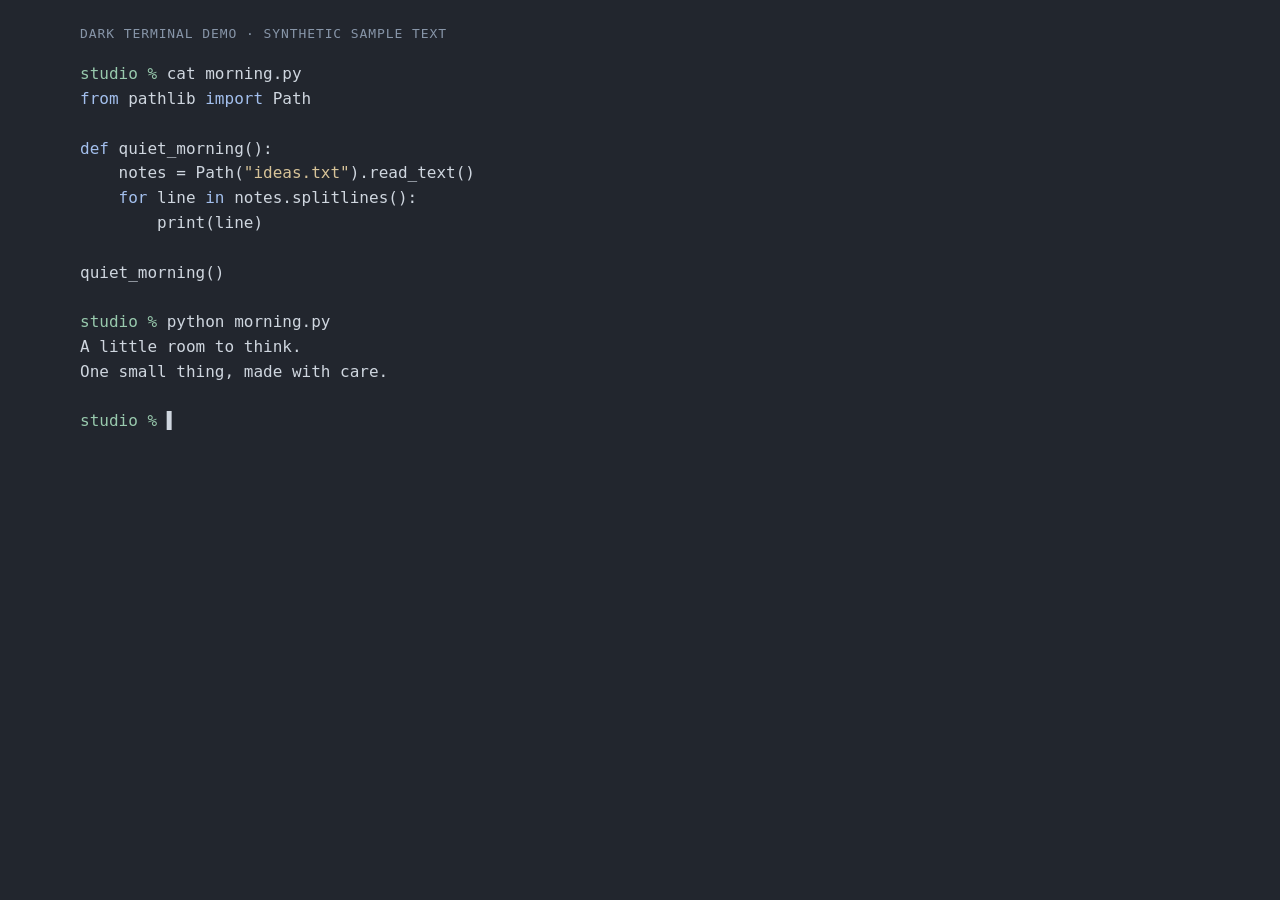
<file: scripts/fixtures/terminal-demo.html>
<!doctype html><html lang="en"><meta charset="utf-8"><title>Dark terminal demo — Parchmatte</title><style>html,body{margin:0;background:#22262e;color:#cfd6df;font:16px/1.55 ui-monospace,SFMono-Regular,Menlo,monospace;overflow:hidden}main{box-sizing:border-box;min-height:100vh;padding:24px 80px}h1{font-size:13px;letter-spacing:.07em;text-transform:uppercase;font-weight:500;color:#8795a8;margin:0 0 18px}pre{font:inherit;white-space:pre-wrap;margin:0}.prompt{color:#98c9ad}.blue{color:#a3bfed}.muted{color:#8893a3}.gold{color:#d7c398}</style><main><h1>Dark terminal demo · synthetic sample text</h1><pre><span class="prompt">studio %</span> cat morning.py
<span class="blue">from</span> pathlib <span class="blue">import</span> Path

<span class="blue">def</span> quiet_morning():
    notes = Path(<span class="gold">"ideas.txt"</span>).read_text()
    <span class="blue">for</span> line <span class="blue">in</span> notes.splitlines():
        print(line)

quiet_morning()

<span class="prompt">studio %</span> python morning.py
A little room to think.
One small thing, made with care.

<span class="prompt">studio %</span> ▌</pre></main></html>
</file>
<file: style.css>
:root {
  color-scheme: light dark;
  /* The page is the screen: cool and neutral. Paper appears only inside the app captures. */
  --paper: #f8f4eb;
  --paper-ink: #302c26;
  --paper-deep: #e7e9ec;
  --paper-tint: #f3f4f5;
  --ink: #1f2328;
  --ink-soft: #525a63;
  --rule: #d4d8dd;
  --accent: #7b2d42;
  --accent-ink: #ffffff;
  --sans: -apple-system, BlinkMacSystemFont, "Helvetica Neue", Helvetica, Arial, sans-serif;
  --serif: ui-serif, "New York", "Iowan Old Style", "Palatino Linotype", Georgia, serif;
}
@media (prefers-color-scheme: dark) {
  :root {
    --paper-tint: #1b1d20;
    --paper-deep: #25282c;
    --ink: #e9ebee;
    --ink-soft: #aeb4bb;
    --rule: #383c42;
    --accent: #f0a9bb;
    --accent-ink: #1b1d20;
  }
}
* { box-sizing: border-box; }
html { -webkit-text-size-adjust: 100%; }
body {
  margin: 0;
  background: var(--paper-tint);
  color: var(--ink);
  font: 17px/1.6 var(--sans);
}
.wrap { width: min(100% - 40px, 1120px); margin-inline: auto; }
a { color: var(--accent); text-underline-offset: 0.2em; text-decoration-thickness: 1px; }
a:hover { text-decoration-thickness: 2px; }
:focus-visible { outline: 2px solid var(--accent); outline-offset: 5px; }
p { margin: 0 0 1em; }
h1, h2, h3 { font-family: var(--serif); line-height: 1.15; font-weight: 600; text-wrap: balance; }
h1 { font-size: clamp(2.25rem, 5.3vw, 3.5rem); letter-spacing: -0.035em; margin: 0 0 24px; }
h2 { font-size: 2rem; letter-spacing: -0.02em; margin: 0 0 18px; }
h3 { font-size: 1.2rem; margin: 0; }
figure { margin: 0; }
.muted { color: var(--ink-soft); }
.small { font: 0.85rem/1.65 var(--sans); }
.sr-only {
  position: absolute;
  width: 1px;
  height: 1px;
  padding: 0;
  margin: -1px;
  overflow: hidden;
  clip-path: inset(50%);
  white-space: nowrap;
  border: 0;
}
.skip-link { position: absolute; top: 8px; left: 20px; padding: 10px; background: var(--paper-tint); transform: translateY(-160%); z-index: 2; }
.skip-link:focus { transform: none; }
.site-header { padding-block: 26px; border-bottom: 1px solid var(--rule); }
.site-nav { display: flex; gap: 28px; align-items: center; font: 0.9rem/1.4 var(--sans); }
.site-nav a { display: inline-flex; gap: 10px; align-items: center; color: var(--ink-soft); text-decoration: none; min-height: 44px; }
.site-nav a:first-child { margin-right: auto; color: var(--ink); font-weight: 600; }
.site-nav a[aria-current="page"], .site-nav a:hover { color: var(--ink); text-decoration: underline; }
.site-nav img { flex: none; }
.site-footer { border-top: 1px solid var(--rule); padding-block: 28px 40px; display: flex; justify-content: space-between; gap: 20px; flex-wrap: wrap; color: var(--ink-soft); font: 0.8rem/1.5 var(--sans); }
.site-footer nav { display: flex; gap: 22px; flex-wrap: wrap; }
.site-footer a { color: inherit; display: inline-block; padding-block: 4px; }
.intro { padding-block: 48px 40px; max-width: 740px; }
.lede { font-size: 1.25rem; line-height: 1.5; color: var(--ink-soft); max-width: 30em; }
.download { display: flex; align-items: center; gap: 22px; margin-top: 30px; }
.download p { margin: 0; font: 0.85rem/1.75 var(--sans); }
.button { display: inline-block; padding: 12px 20px; border-radius: 5px; background: var(--accent); color: var(--accent-ink); font: 500 0.9rem/1.4 var(--sans); text-decoration: none; }
.button:hover { text-decoration: underline; }
.store-badge { display: inline-block; margin: 4px 0; line-height: 0; }
.store-badge img { display: block; width: 195px; height: 50px; }
.store-badge:focus-visible { outline: 2px solid var(--accent); outline-offset: 6px; border-radius: 8px; }
.shot { display: block; width: 100%; height: auto; border: 1px solid var(--rule); border-radius: 6px; }
/* Homepage images: every picture is a 3:2 crop in the same frame. */
.hero { padding-block: 56px 24px; display: grid; grid-template-columns: minmax(0, 5fr) minmax(0, 7fr); gap: 56px; align-items: center; }
.hero h1 { font-size: clamp(2.4rem, 4.2vw, 3.6rem); margin-bottom: 20px; }
.hero .lede { margin: 0; }
.hero .download { flex-direction: column; align-items: flex-start; gap: 14px; margin-top: 32px; }
@media (max-width: 959px) {
  .hero { grid-template-columns: 1fr; gap: 32px; padding-block: 40px 8px; }
  .hero .download { flex-direction: row; align-items: center; gap: 22px; margin-top: 28px; }
}
figure.compare-shot { margin: 0; }
.shot { background: var(--paper-deep); aspect-ratio: 3 / 2; object-fit: cover; border-radius: 8px; }
.compare-stage { position: relative; aspect-ratio: 3 / 2; border-radius: 8px; overflow: hidden; border: 1px solid var(--rule); background: var(--paper-deep); --pos: 50%; }
.compare-stage .shot { position: absolute; inset: 0; height: 100%; border: 0; border-radius: 0; }
.compare-top { position: absolute; inset: 0; clip-path: inset(0 0 0 var(--pos)); }
.compare-stage { touch-action: pan-y; cursor: ew-resize; -webkit-user-select: none; user-select: none; }
.compare-stage img { pointer-events: none; -webkit-user-drag: none; }
.compare-stage::after { content: ""; position: absolute; top: 0; bottom: 0; left: var(--pos); width: 2px; margin-left: -1px; background: #fffaf0; box-shadow: 0 0 0 1px rgba(0,0,0,.25); pointer-events: none; }
/* Round handle on the divider, so it is clear where to drag. The pictures are light in both themes, so the handle is too. */
.compare-stage::before { content: ""; position: absolute; z-index: 2; top: 50%; left: var(--pos); width: 40px; height: 40px; margin: -20px 0 0 -20px; border-radius: 50%; background: #fffaf0 url("data:image/svg+xml,%3Csvg xmlns='http://www.w3.org/2000/svg' viewBox='0 0 40 40'%3E%3Cpath d='M16 14l-6 6 6 6M24 14l6 6-6 6' fill='none' stroke='%23665e52' stroke-width='2' stroke-linecap='round' stroke-linejoin='round'/%3E%3C/svg%3E") center / 40px no-repeat; box-shadow: 0 1px 4px rgba(0,0,0,.28); pointer-events: none; }
.compare-range { position: absolute; inset: 0; width: 100%; height: 100%; margin: 0; opacity: 0; pointer-events: none; }
.compare-stage:has(.compare-range:focus-visible) { outline: 2px solid var(--accent); outline-offset: 4px; }
.compare-labels { display: flex; justify-content: space-between; margin-top: 10px; font: 600 0.9rem/1.4 var(--sans); color: var(--ink); }
.compare-labels span:last-child { color: var(--accent); }
figcaption { margin-top: 4px; color: var(--ink-soft); font: 0.85rem/1.5 var(--sans); }
.pair { display: grid; grid-template-columns: 1fr 1fr; gap: 20px; }
.trio { display: grid; grid-template-columns: repeat(3, 1fr); gap: 20px; }
.split { display: grid; grid-template-columns: 1fr 1.1fr; gap: 48px; align-items: center; }
.split-flip { grid-template-columns: 1.1fr 1fr; }
.split-flip .split-text { order: 2; }
.split-text p { color: var(--ink-soft); margin: 0; }
.pair .shot, .trio .shot, .split .shot { display: block; width: 100%; height: auto; border: 1px solid var(--rule); }
.section-intro { align-items: start; }
section { padding-block: 56px; }
.section-intro { display: grid; grid-template-columns: 1fr 1.3fr; gap: 40px; margin-bottom: 26px; }
.section-intro p { margin: 0; color: var(--ink-soft); }
.feature-notes { display: grid; grid-template-columns: 1fr 1fr; gap: 40px; margin: 28px 0 0; }
.proof-points { grid-template-columns: repeat(3, 1fr); gap: 28px; margin: 0; }
.feature-notes dt { font-weight: 600; }
.feature-notes dd { margin: 6px 0 0; color: var(--ink-soft); }
.shot-grid { display: grid; grid-template-columns: 1fr 1fr; gap: 22px; }
.shot-grid figcaption { margin-top: 9px; color: var(--ink-soft); font: 0.8rem/1.5 var(--sans); }
.comparison-link p { margin-bottom: 0; max-width: 42em; }
.faq { margin-block: 20px; }
.faq details { border-bottom: 1px solid var(--rule); }
.faq summary { cursor: pointer; padding: 16px 26px 16px 0; position: relative; list-style: none; font-size: 1.05rem; }
.faq summary::-webkit-details-marker { display: none; }
.faq summary::after { content: "+"; position: absolute; right: 0; color: var(--accent); }
.faq details[open] summary::after { content: "−"; }
.faq details p { max-width: 42em; padding-bottom: 6px; color: var(--ink-soft); }
table { width: 100%; border-collapse: collapse; font: 0.9rem/1.5 var(--sans); }
th, td { text-align: left; padding: 12px; border-bottom: 1px solid var(--rule); vertical-align: top; }
th { font-weight: 600; }
kbd { font: 0.85em var(--sans); background: var(--paper-deep); border: 1px solid var(--rule); border-radius: 3px; padding: 2px 4px; white-space: nowrap; }
.faq table { margin-bottom: 20px; }
.faq td:first-child { width: 12em; }
pre, code { font-family: ui-monospace, "SF Mono", Menlo, monospace; font-size: 0.88em; }
pre { background: var(--paper-deep); border: 1px solid var(--rule); border-radius: 4px; padding: 14px; overflow-x: auto; }
.intro-compare { max-width: 800px; }
.comparison { padding-top: 0; }
.table-wrap { overflow-x: auto; }
table.compare { min-width: 820px; table-layout: fixed; }
table.compare th:first-child { width: 18%; }
table.compare th, table.compare td { overflow-wrap: anywhere; }
table.compare caption { text-align: left; padding-block: 14px; color: var(--ink-soft); }
.comparison > p { margin: 20px 0 0; }
.alternative { display: grid; grid-template-columns: 1fr 3fr; gap: 32px; margin-top: 32px; }
.alternative p:last-child { margin-bottom: 0; }
.closing p { max-width: 44em; }
.closing p:last-child { margin-bottom: 0; }
.policy { max-width: 720px; padding-block: 60px 40px; }
.policy h1 { font-size: 2.5rem; }
.policy h2 { font-size: 1.4rem; margin-top: 32px; }
@media (max-width: 600px) {
  body { font-size: 17px; }
  .site-header { padding-block: 14px; }
  .site-nav { gap: 18px; font-size: 0.85rem; }
  .site-nav a { gap: 7px; }
  .intro { padding-block: 40px 28px; }
  .lede { font-size: 1.15rem; }
  .download { flex-direction: column; align-items: flex-start; gap: 14px; margin-top: 24px; }
  section { padding-block: 36px; }
  h2 { font-size: 1.5rem; }
  .section-intro, .feature-notes, .shot-grid, .alternative, .pair, .split, .split-flip { grid-template-columns: 1fr; gap: 14px; }
  .split-flip .split-text { order: 0; }
  .trio { gap: 8px; }
  .trio figcaption { font-size: 0.75rem; }
  .hero { padding-block: 32px 8px; gap: 28px; }
  .hero .download { flex-direction: column; align-items: flex-start; gap: 14px; }
  .section-intro h2 { margin-bottom: 0; }
  .feature-notes { gap: 22px; }
  .proof-points { grid-template-columns: 1fr; margin-bottom: 36px; }
  .alternative { margin-top: 26px; }
  .site-footer { flex-direction: column; gap: 12px; }
  .site-footer nav { gap: 20px; }
  table.compare { font-size: 0.8rem; }
  table.compare th, table.compare td { padding: 10px 6px; }
  table.compare td small { font-size: 0.75rem; }
  .faq th, .faq td { padding: 10px 4px; }
  .faq td:first-child { width: 45%; }
  .policy { padding-top: 40px; }
}

.proof-points { margin-top: 30px; }
.table-wrap { border: 1px solid var(--rule); }
@media (max-width: 360px) {
  .site-nav { gap: 12px; }
  .site-nav a { gap: 5px; }
  .site-nav img { width: 24px; height: 24px; }
}
@media (max-width: 880px) { .proof-points { grid-template-columns: 1fr; gap: 16px; } }
@media (max-width: 880px) and (min-width: 601px) { .split, .split-flip { gap: 28px; } }
@media (prefers-reduced-motion: no-preference) { .compare-stage .compare-top { transition: none; } }

/* Contextual references retain full-size access beside live instructions. */
.native-reference { width: min(100%, 380px); justify-self: center; }
.texture-details { margin-top: 26px; max-width: 740px; }
#compare { max-width: 740px; }
@media (max-width: 959px) { .hero > .pair { grid-template-columns: 1fr; } }
</file>
